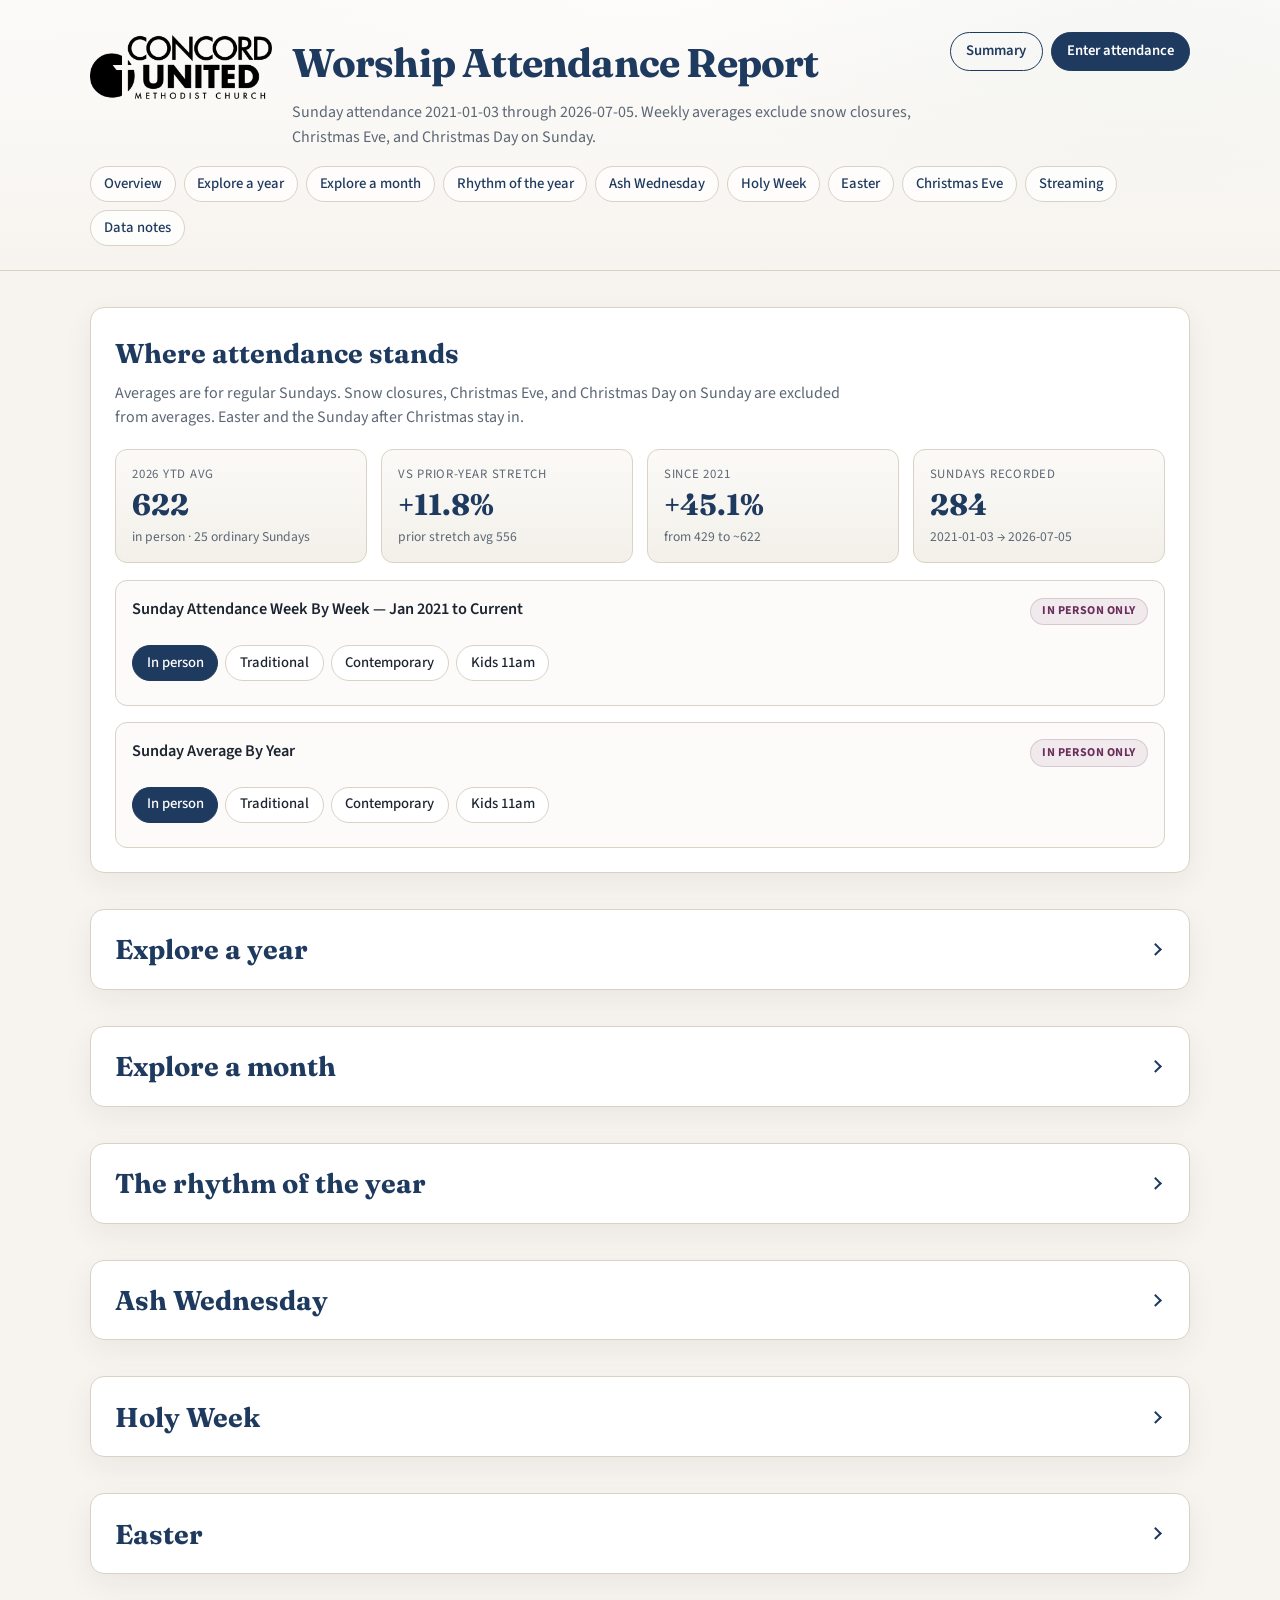
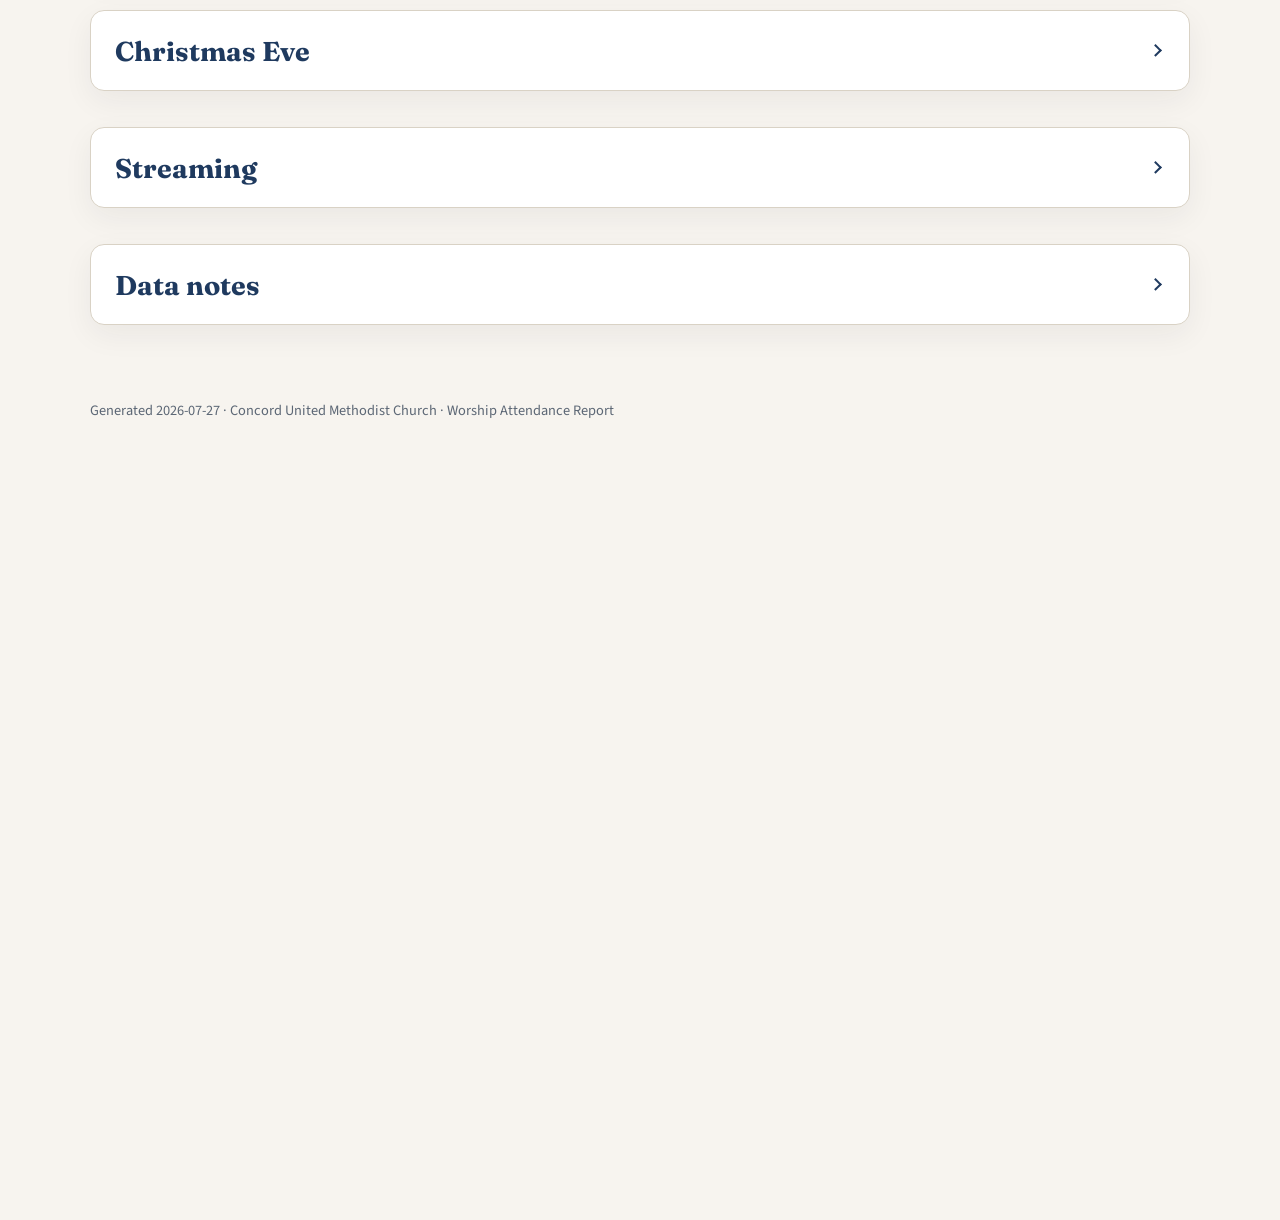
<file: attendance/public/index.html>
<!DOCTYPE html>
<html lang="en">
<head>
  <!-- deploy-marker 20260727-2133 -->
  <meta charset="UTF-8" />
  <meta name="viewport" content="width=device-width, initial-scale=1" />
  <title>Concord United — Worship Attendance Report</title>
  <link rel="preconnect" href="https://fonts.googleapis.com" />
  <link rel="preconnect" href="https://fonts.gstatic.com" crossorigin />
  <link href="https://fonts.googleapis.com/css2?family=Fraunces:opsz,wght@9..144,500;9..144,700&family=Source+Sans+3:wght@400;500;600;700&display=swap" rel="stylesheet" />
  <link rel="stylesheet" href="css/report.css?v=20" />
  <script src="js/chart.umd.min.js"></script>
</head>
<body>
  <header class="site-header">
    <div class="wrap">
      <div class="brand-row">
        <img class="brand-logo" src="img/logo-concord.png" alt="Concord United Methodist Church" />
        <div class="brand-copy">
          <h1>Worship Attendance Report</h1>
          <p class="lede" id="header-range">Sunday attendance from the church office records — ordinary weeks, seasonal rhythm, and holiday facts.</p>
        </div>
        <div class="header-actions">
          <a class="header-action ghost" href="summary.html">Summary</a>
          <a class="header-action" href="entry-mockup.html">Enter attendance</a>
        </div>
      </div>
      <nav class="toc" aria-label="Report sections">
        <a href="#overview">Overview</a>
        <a href="#explore-year">Explore a year</a>
        <a href="#explore-month">Explore a month</a>
        <a href="#rhythm">Rhythm of the year</a>
        <a href="#ash-wednesday">Ash Wednesday</a>
        <a href="#holy-week">Holy Week</a>
        <a href="#easter">Easter</a>
        <a href="#christmas">Christmas Eve</a>
        <a href="#streaming">Streaming</a>
        <a href="#notes">Data notes</a>
      </nav>
    </div>
  </header>

  <main class="wrap">
    <section id="overview" class="panel">
      <h2>Where attendance stands</h2>
      <p class="section-intro">
        Averages are for regular Sundays. Snow closures, Christmas Eve, and Christmas Day on Sunday are excluded from averages. Easter and the Sunday after Christmas stay in.
      </p>
      <div class="stat-grid" id="topline-stats"></div>

      <div class="chart-card">
        <div class="chart-head">
          <h3 id="weekly-chart-title">Sunday Attendance Week By Week</h3>
          <button type="button" class="scope-tag" id="overview-scope-tag" aria-pressed="false" title="Toggle online viewing on this chart">In person only</button>
        </div>
        <div class="toolbar" id="overview-toggles" role="group" aria-label="Series">
          <button type="button" class="chip active" data-series="in_person">In person</button>
          <button type="button" class="chip" data-series="traditional">Traditional</button>
          <button type="button" class="chip" data-series="contemporary">Contemporary</button>
          <button type="button" class="chip" data-series="kids">Kids 11am</button>
        </div>
        <canvas id="chart-weekly" height="120"></canvas>
      </div>

      <div class="chart-card">
        <div class="chart-head">
          <h3>Sunday Average By Year</h3>
          <button type="button" class="scope-tag" id="yearly-scope-tag" aria-pressed="false" title="Toggle online viewing on this chart">In person only</button>
        </div>
        <div class="toolbar" id="yearly-toggles" role="group" aria-label="Yearly series">
          <button type="button" class="chip active" data-yearly="in_person">In person</button>
          <button type="button" class="chip" data-yearly="traditional">Traditional</button>
          <button type="button" class="chip" data-yearly="contemporary">Contemporary</button>
          <button type="button" class="chip" data-yearly="kids">Kids 11am</button>
        </div>
        <canvas id="chart-yearly" height="100"></canvas>
      </div>
    </section>

    <section id="explore-year" class="panel">
      <h2>Explore a year</h2>
      <p class="section-intro">Pick a year to see its Sundays, averages, and service breakdown.</p>
      <div class="toolbar" id="year-tabs" role="tablist" aria-label="Year"></div>
      <div class="stat-grid compact" id="year-stats"></div>

      <div class="chart-card">
        <div class="chart-head">
          <h3 id="year-weekly-title">Sunday Attendance By Week</h3>
          <button type="button" class="scope-tag" id="year-scope-tag" aria-pressed="false" title="Toggle online viewing on this chart">In person only</button>
        </div>
        <div class="toolbar" id="year-series-toggles">
          <button type="button" class="chip active" data-yseries="in_person">In person</button>
          <button type="button" class="chip" data-yseries="traditional">Traditional</button>
          <button type="button" class="chip" data-yseries="contemporary">Contemporary</button>
          <button type="button" class="chip" data-yseries="kids">Kids 11am</button>
        </div>
        <canvas id="chart-year-weekly" height="120"></canvas>
      </div>

      <div class="chart-card">
        <div class="chart-head">
          <h3 id="year-hour-title">Sunday Annual Average By Service</h3>
        </div>
        <div class="toolbar" id="year-hour-tabs" role="tablist" aria-label="Year for breakdown"></div>
        <canvas id="chart-year-hours" height="100"></canvas>
      </div>
    </section>

    <section id="explore-month" class="panel">
      <h2>Explore a month</h2>
      <p class="section-intro">Choose a year, month, and service view.</p>
      <div class="month-controls">
        <label>
          Year
          <select id="month-year"></select>
        </label>
        <label>
          Month
          <select id="month-month"></select>
        </label>
        <label>
          Service
          <select id="month-service">
            <option value="in_person">In person</option>
            <option value="traditional">Traditional</option>
            <option value="contemporary">Contemporary</option>
            <option value="kids">Kids 11am</option>
          </select>
        </label>
      </div>
      <div class="stat-grid compact" id="month-stats"></div>
      <div class="chart-card">
        <div class="chart-head">
          <h3 id="month-weekly-title">Sunday Attendance By Week</h3>
          <button type="button" class="scope-tag" id="month-scope-tag" aria-pressed="false" title="Toggle online viewing on this chart">In person only</button>
        </div>
        <canvas id="chart-month-weekly" height="120"></canvas>
      </div>
      <div class="chart-card">
        <div class="chart-head">
          <h3 id="month-hour-title">Sunday Monthly Average By Service</h3>
        </div>
        <div class="month-controls compact-controls">
          <label>
            Year
            <select id="month-hour-year"></select>
          </label>
          <label>
            Month
            <select id="month-hour-month"></select>
          </label>
        </div>
        <canvas id="chart-month-hours" height="100"></canvas>
      </div>
    </section>

    <section id="rhythm" class="panel">
      <div class="section-head">
        <div>
          <h2>The rhythm of the year</h2>
          <p class="section-intro">
            In-person attendance often softens after school lets out in late May and climbs again when school resumes in early August.
            Click a year chip to show or hide that year.
          </p>
        </div>
      </div>
      <div class="rhythm-controls">
        <div class="toolbar" id="rhythm-year-toggles" aria-label="Show or hide years"></div>
        <label>
          By service
          <select id="rhythm-service">
            <option value="in_person">In person</option>
            <option value="traditional">Traditional</option>
            <option value="contemporary">Contemporary</option>
            <option value="kids">Kids 11am</option>
          </select>
        </label>
      </div>
      <div class="chart-card">
        <div class="chart-head">
          <h3 id="rhythm-title">Average Attendance By Month</h3>
          <button type="button" class="scope-tag" id="rhythm-scope-tag" aria-pressed="false" title="Toggle online viewing on this chart">In person only</button>
        </div>
        <canvas id="chart-rhythm" height="140"></canvas>
      </div>
    </section>

    <section id="ash-wednesday" class="panel">
      <h2>Ash Wednesday</h2>
      <p class="section-intro">
        Ash Wednesday in-person attendance by year — facts only, not included in Sunday averages.
        Coverage in the office sheet is limited so far.
      </p>
      <div class="chart-card">
        <div class="chart-head">
          <h3>Ash Wednesday Total By Year</h3>
          <span class="scope-tag">In person only</span>
        </div>
        <canvas id="chart-ash" height="110"></canvas>
      </div>
      <div class="chart-card">
        <h3>Ash Wednesday By Service</h3>
        <div class="toolbar" id="ash-year-tabs"></div>
        <canvas id="chart-ash-services" height="100"></canvas>
      </div>
    </section>

    <section id="holy-week" class="panel">
      <h2>Holy Week</h2>
      <p class="section-intro">
        Stations of the Cross, Maundy Thursday, and Good Friday — facts only, not included in Sunday averages.
        Years vary in which services were recorded.
      </p>
      <div class="chart-card">
        <div class="chart-head">
          <h3>Holy Week Total By Year</h3>
          <span class="scope-tag">In person only</span>
        </div>
        <canvas id="chart-holy-week" height="130"></canvas>
      </div>
    </section>

    <section id="easter" class="panel">
      <h2>Easter</h2>
      <p class="section-intro">Easter Sunday totals by year — Easter is included in weekly averages.</p>
      <div class="chart-card">
        <div class="chart-head">
          <h3>Easter Sunday Total By Year</h3>
          <button type="button" class="scope-tag" id="easter-scope-tag" aria-pressed="false" title="Toggle online viewing on this chart">In person only</button>
        </div>
        <canvas id="chart-easter" height="110"></canvas>
      </div>
      <div class="chart-card">
        <h3>Easter Sunday By Service</h3>
        <div class="toolbar" id="easter-year-tabs"></div>
        <canvas id="chart-easter-services" height="100"></canvas>
      </div>
    </section>

    <section id="christmas" class="panel">
      <h2>Christmas Eve</h2>
      <p class="section-intro">Christmas Eve in-person totals and service times by year — data only.</p>
      <div class="chart-card">
        <div class="chart-head">
          <h3>Christmas Eve Total By Year</h3>
          <button type="button" class="scope-tag" id="xmas-scope-tag" aria-pressed="false" title="Toggle online viewing on this chart">In person only</button>
        </div>
        <canvas id="chart-xmas-totals" height="110"></canvas>
      </div>
      <div class="chart-card">
        <h3>Christmas Eve By Service</h3>
        <div class="toolbar" id="xmas-year-tabs"></div>
        <canvas id="chart-xmas-services" height="120"></canvas>
      </div>
    </section>

    <section id="streaming" class="panel">
      <h2>Streaming</h2>
      <p class="section-intro">
        Online viewing is part of Concord’s reach and is shown here as secondary context.
        Figures come from the office’s recorded Boxcast, YouTube, and Facebook counts on the weekly sheet.
      </p>
      <div class="chart-card">
        <div class="chart-head">
          <h3>Average Online Viewing By Platform</h3>
          <span class="scope-tag">Online only</span>
        </div>
        <canvas id="chart-streaming" height="110"></canvas>
      </div>
    </section>

    <section id="notes" class="panel">
      <h2>Data notes</h2>
      <ul class="notes-list" id="notes-list"></ul>
      <p class="update-hint">
        To update this report: edit <code>data/weekly_attendance.csv</code>, run
        <code>python3 scripts/rebuild_report.py</code>, then refresh this page.
      </p>
    </section>
  </main>

  <footer class="site-footer">
    <div class="wrap">
      <p id="footer-meta"></p>
    </div>
  </footer>

  <script src="js/report.20260728h.js"></script>
</body>
</html>
</file>
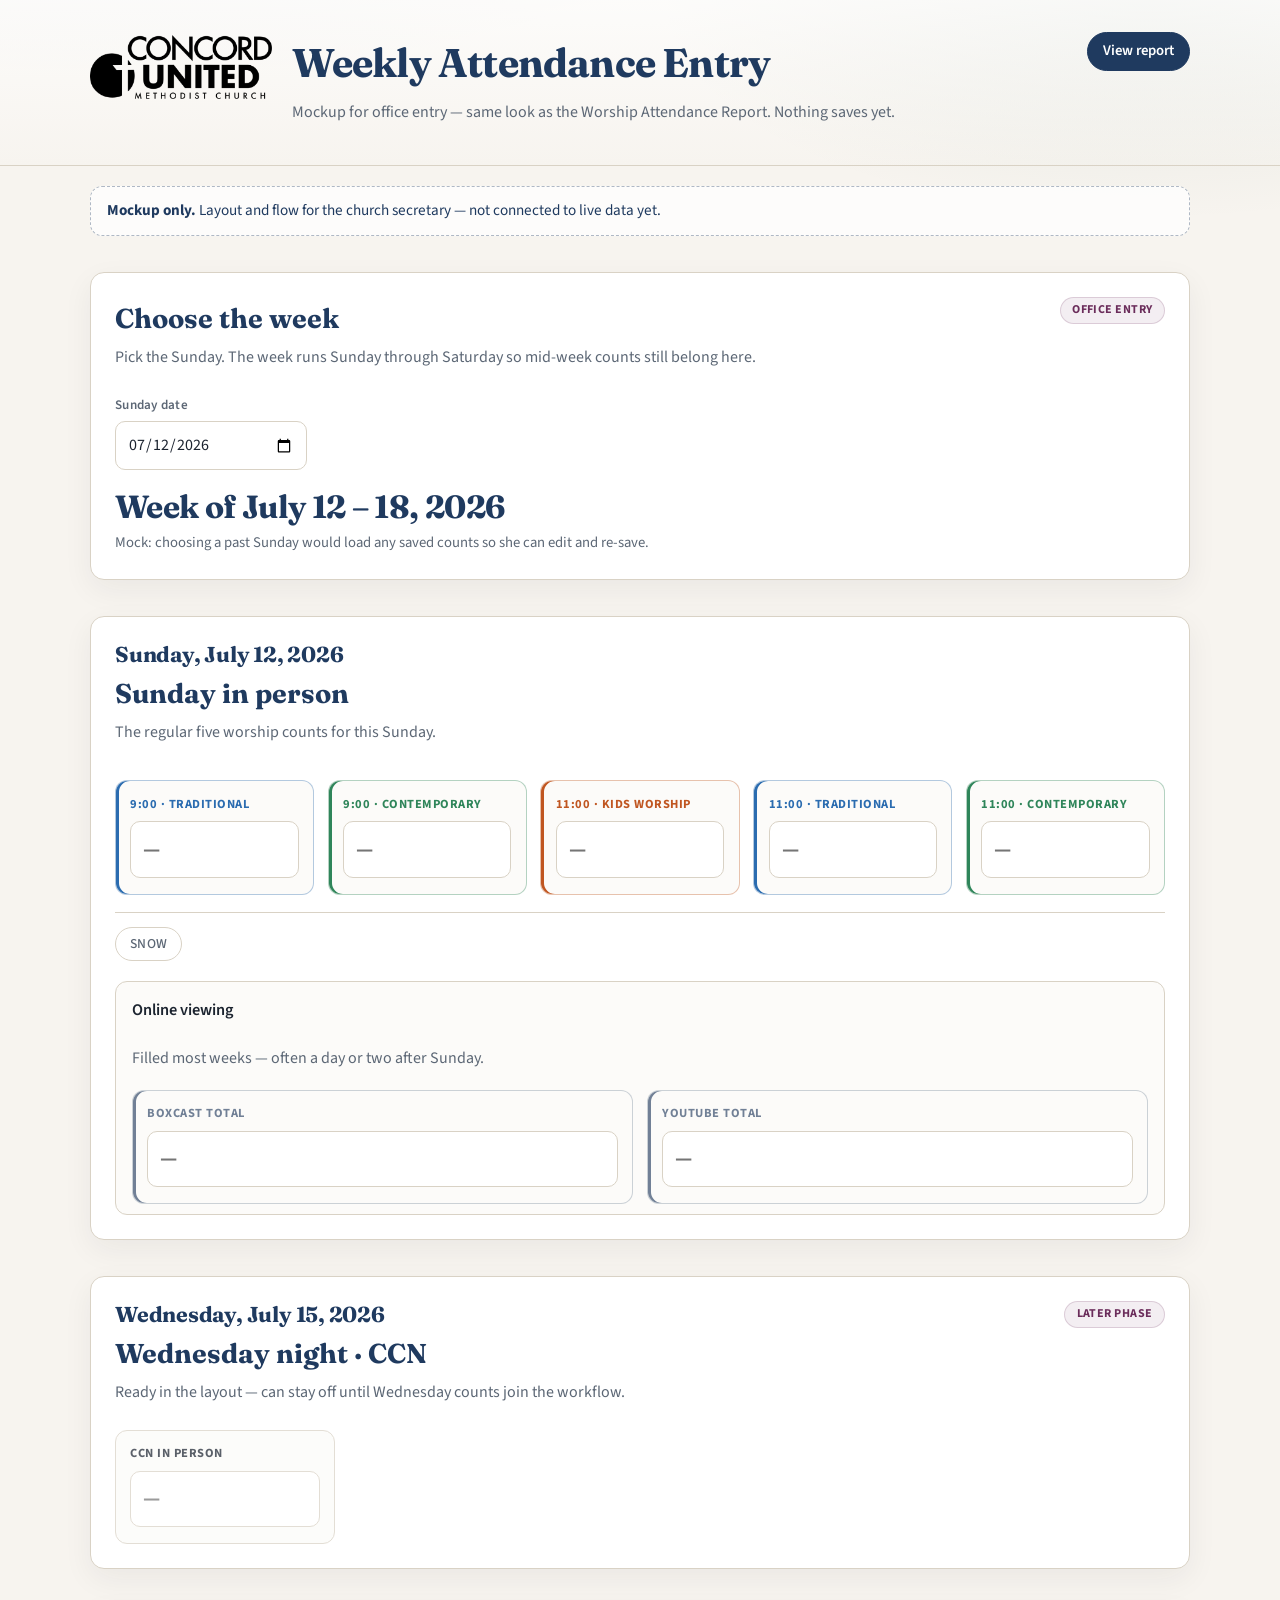
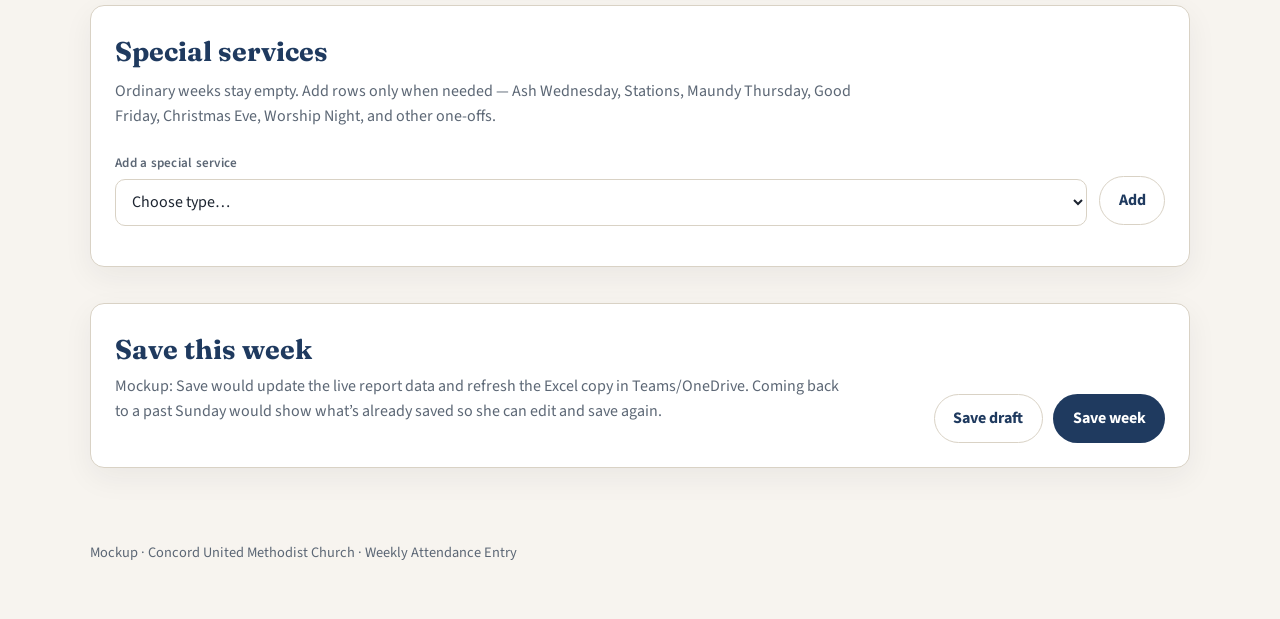
<file: attendance/public/entry-mockup.html>
<!DOCTYPE html>
<html lang="en">
<head>
  <meta charset="UTF-8" />
  <meta name="viewport" content="width=device-width, initial-scale=1" />
  <title>Concord United — Weekly Attendance Entry (Mockup)</title>
  <link rel="preconnect" href="https://fonts.googleapis.com" />
  <link rel="preconnect" href="https://fonts.gstatic.com" crossorigin />
  <link href="https://fonts.googleapis.com/css2?family=Fraunces:opsz,wght@9..144,500;9..144,700&family=Source+Sans+3:wght@400;500;600;700&display=swap" rel="stylesheet" />
  <link rel="stylesheet" href="css/report.css?v=18" />
  <link rel="stylesheet" href="css/entry.css?v=20260728c" />
</head>
<body>
  <header class="site-header">
    <div class="wrap">
      <div class="brand-row">
        <img class="brand-logo" src="img/logo-concord.png" alt="Concord United Methodist Church" />
        <div class="brand-copy">
          <h1>Weekly Attendance Entry</h1>
          <p class="lede">Mockup for office entry — same look as the Worship Attendance Report. Nothing saves yet.</p>
        </div>
        <a class="header-action" href="index.html">View report</a>
      </div>
    </div>
  </header>

  <main class="wrap">
    <div class="mock-banner">
      <strong>Mockup only.</strong> Layout and flow for the church secretary — not connected to live data yet.
    </div>

    <section class="panel" id="week">
      <div class="section-head">
        <div>
          <h2>Choose the week</h2>
          <p class="section-intro">Pick the Sunday. The week runs Sunday through Saturday so mid-week counts still belong here.</p>
        </div>
        <span class="scope-tag">Office entry</span>
      </div>

      <div class="entry-week-row">
        <label class="field">
          <span class="field-label">Sunday date</span>
          <input type="date" id="sunday-date" value="2026-07-12" />
        </label>
      </div>

      <p class="week-range" id="week-range">Week of July 12 – July 18, 2026</p>
      <p class="week-hint" id="week-hint">Mock: choosing a past Sunday would load any saved counts so she can edit and re-save.</p>
    </section>

    <section class="panel" id="sunday">
      <div class="section-head">
        <div>
          <p class="entry-date-line" id="sunday-in-person-date">Sunday, July 12, 2026</p>
          <h2>Sunday in person</h2>
          <p class="section-intro">The regular five worship counts for this Sunday.</p>
        </div>
      </div>

      <div class="service-grid" id="sunday-services">
        <div class="count-card trad" data-service="trad9">
          <span class="count-eyebrow">9:00 · Traditional</span>
          <input type="text" inputmode="numeric" placeholder="—" class="count-input" autocomplete="off" />
        </div>
        <div class="count-card cont" data-service="cont9">
          <span class="count-eyebrow">9:00 · Contemporary</span>
          <input type="text" inputmode="numeric" placeholder="—" class="count-input" autocomplete="off" />
        </div>
        <div class="count-card kids" data-service="kids">
          <span class="count-eyebrow">11:00 · Kids Worship</span>
          <input type="text" inputmode="numeric" placeholder="—" class="count-input" autocomplete="off" />
        </div>
        <div class="count-card trad" data-service="trad11">
          <span class="count-eyebrow">11:00 · Traditional</span>
          <input type="text" inputmode="numeric" placeholder="—" class="count-input" autocomplete="off" />
        </div>
        <div class="count-card cont" data-service="cont11">
          <span class="count-eyebrow">11:00 · Contemporary</span>
          <input type="text" inputmode="numeric" placeholder="—" class="count-input" autocomplete="off" />
        </div>
      </div>

      <div class="snow-footer">
        <button type="button" class="chip snow-chip" id="snow-toggle" aria-expanded="false" aria-controls="snow-panel">
          Snow
        </button>
        <div class="snow-panel" id="snow-panel" hidden>
          <label class="field check-field snow-full">
            <input type="checkbox" id="snow-closed" />
            <span>Full snow closure — all Sunday services cancelled</span>
          </label>
          <p class="snow-advice">
            Or type <strong>SNOW</strong> in any cancelled service box (e.g. 9am closed, 11am still met).
            Saved as cancelled — not counted as zero.
          </p>
        </div>
      </div>

      <div class="chart-card entry-subcard">
        <div class="chart-head">
          <h3>Online viewing</h3>
        </div>
        <p class="section-intro" style="margin-top:0">Filled most weeks — often a day or two after Sunday.</p>
        <div class="online-grid" id="online-fields">
          <label class="count-card online">
            <span class="count-eyebrow">Boxcast total</span>
            <input type="number" min="0" inputmode="numeric" placeholder="—" />
          </label>
          <label class="count-card online">
            <span class="count-eyebrow">YouTube total</span>
            <input type="number" min="0" inputmode="numeric" placeholder="—" />
          </label>
        </div>
      </div>
    </section>

    <section class="panel" id="wednesday">
      <div class="section-head">
        <div>
          <p class="entry-date-line" id="ccn-date">Wednesday, July 15, 2026</p>
          <h2>Wednesday night · CCN</h2>
          <p class="section-intro">Ready in the layout — can stay off until Wednesday counts join the workflow.</p>
        </div>
        <span class="scope-tag">Later phase</span>
      </div>
      <label class="count-card muted-card">
        <span class="count-eyebrow">CCN in person</span>
        <input type="number" min="0" inputmode="numeric" placeholder="—" disabled />
      </label>
    </section>

    <section class="panel" id="specials">
      <div class="section-head">
        <div>
          <h2>Special services</h2>
          <p class="section-intro">
            Ordinary weeks stay empty. Add rows only when needed — Ash Wednesday, Stations, Maundy Thursday, Good Friday, Christmas Eve, Worship Night, and other one-offs.
          </p>
        </div>
      </div>

      <div class="special-add-row">
        <label class="field special-add-field">
          <span class="field-label">Add a special service</span>
          <select id="special-add-type">
            <option value="">Choose type…</option>
            <option>Ash Wednesday</option>
            <option>Stations of the Cross</option>
            <option>Maundy Thursday</option>
            <option>Good Friday</option>
            <option>Christmas Eve</option>
            <option>Worship Night</option>
            <option>Other</option>
          </select>
        </label>
        <button type="button" class="btn-secondary" id="add-special">Add</button>
      </div>

      <div id="special-list" class="special-list" hidden></div>

      <template id="special-row-template">
        <div class="special-row chart-card">
          <div class="special-row-head">
            <h3 class="special-title">Special service</h3>
            <button type="button" class="text-btn remove-special">Remove</button>
          </div>
          <div class="special-grid">
            <label class="field">
              <span class="field-label">Date</span>
              <input type="date" class="special-date" />
            </label>
            <label class="field">
              <span class="field-label">Type</span>
              <select class="special-type">
                <option>Ash Wednesday</option>
                <option>Stations of the Cross</option>
                <option>Maundy Thursday</option>
                <option>Good Friday</option>
                <option>Christmas Eve</option>
                <option>Worship Night</option>
                <option>Other</option>
              </select>
            </label>
            <label class="field">
              <span class="field-label">Service label / time</span>
              <input type="text" placeholder="e.g. Noon, 6:30, 4PM – T" />
            </label>
            <label class="field">
              <span class="field-label">In person</span>
              <input type="number" min="0" inputmode="numeric" placeholder="—" />
            </label>
          </div>
        </div>
      </template>
    </section>

    <section class="panel save-panel">
      <div class="save-row">
        <div>
          <h2>Save this week</h2>
          <p class="section-intro">
            Mockup: Save would update the live report data and refresh the Excel copy in Teams/OneDrive.
            Coming back to a past Sunday would show what’s already saved so she can edit and save again.
          </p>
        </div>
        <div class="save-actions">
          <button type="button" class="btn-secondary" id="save-draft">Save draft</button>
          <button type="button" class="btn-primary" id="save-week">Save week</button>
        </div>
      </div>
      <p class="save-note" id="save-note" hidden>Saved (mock) — report would rebuild; Teams Excel would update.</p>
    </section>
  </main>

  <footer class="site-footer">
    <div class="wrap">
      <p>Mockup · Concord United Methodist Church · Weekly Attendance Entry</p>
    </div>
  </footer>

  <script src="js/entry-mockup.js?v=20260728c"></script>
</body>
</html>
</file>
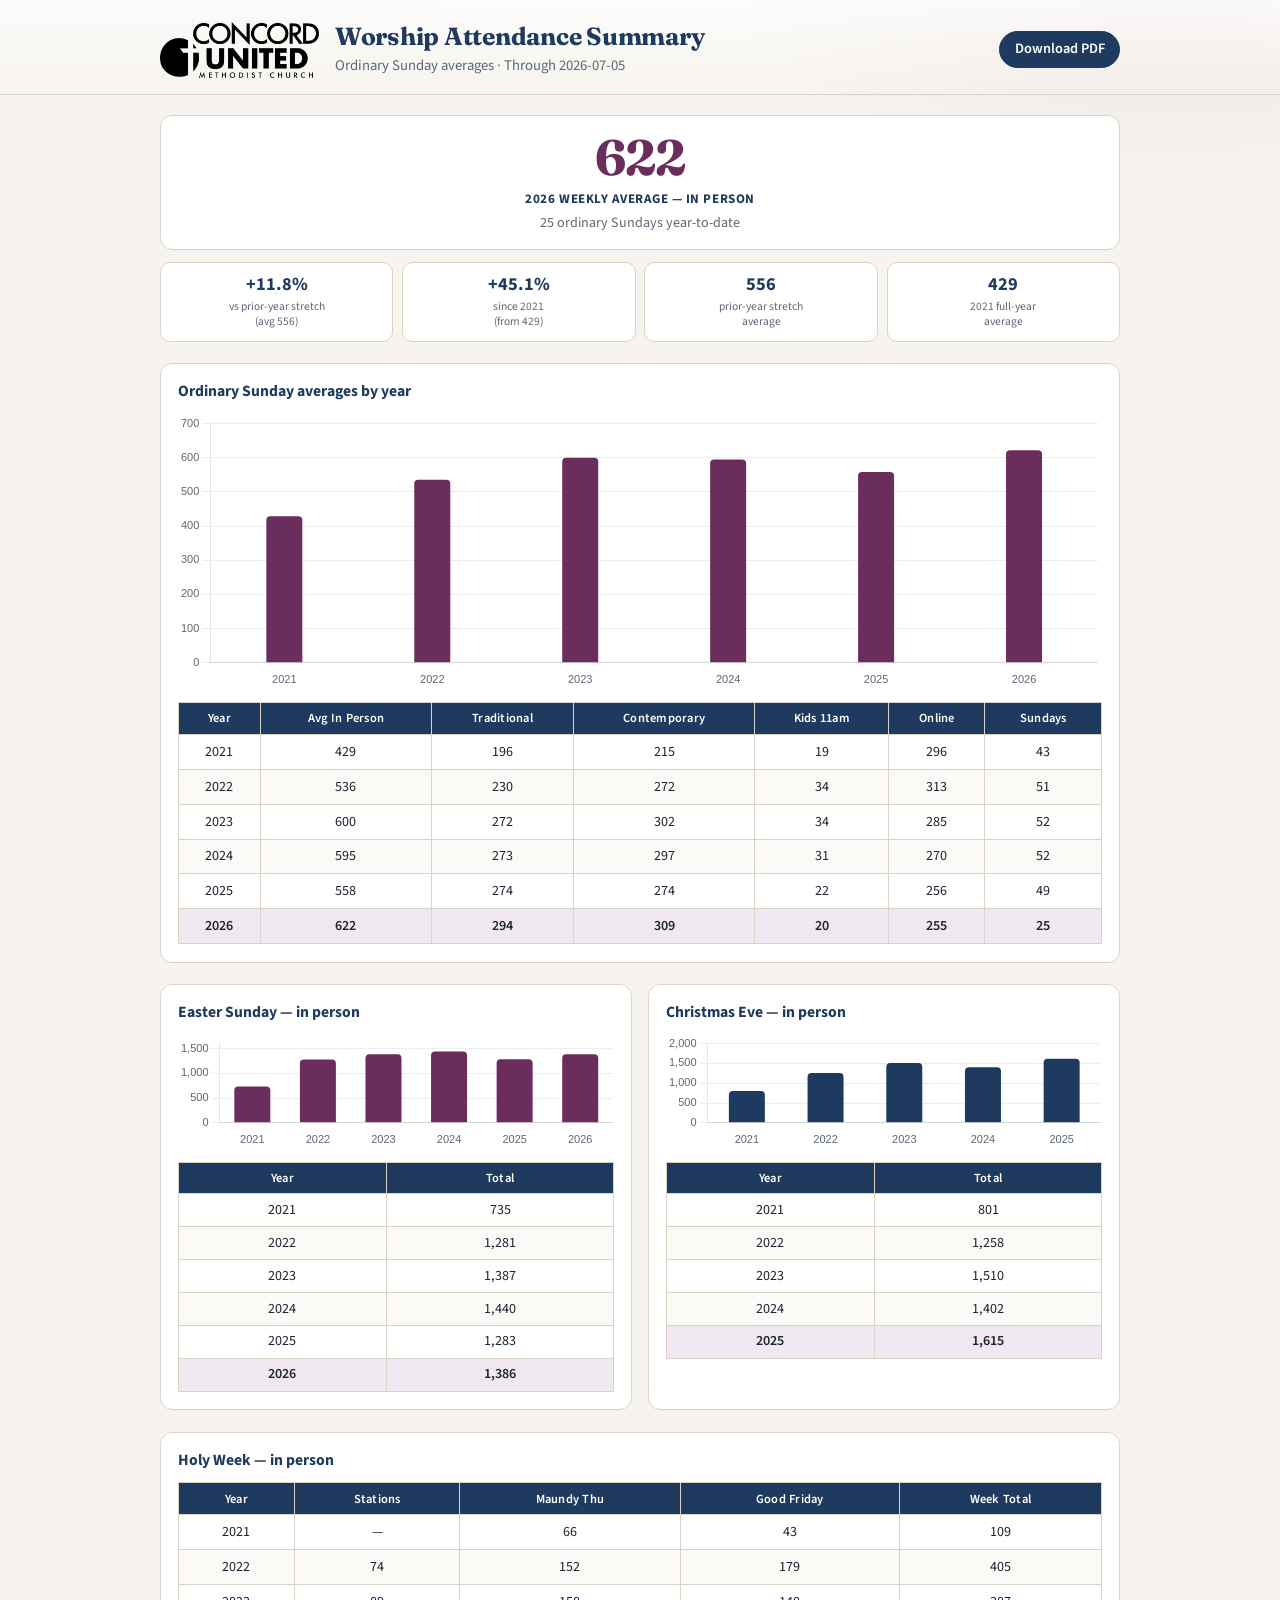
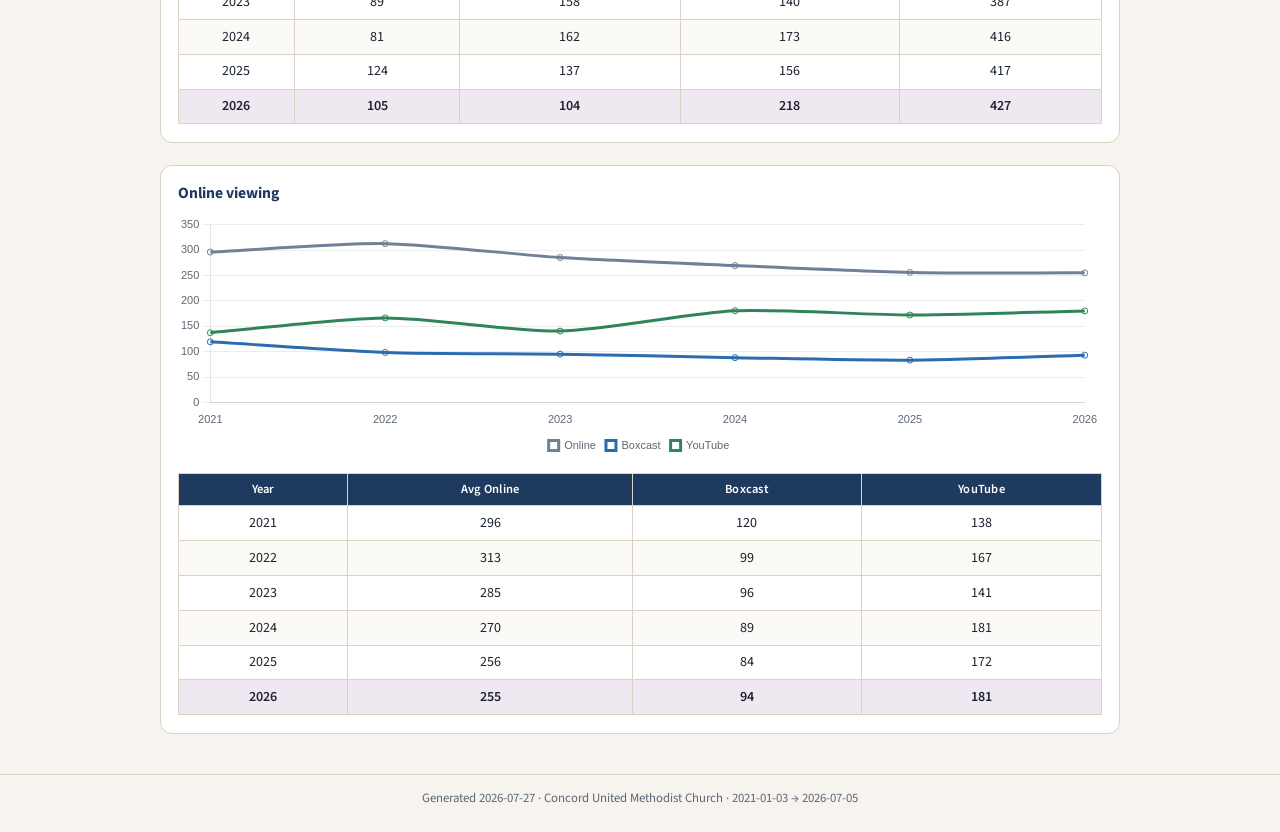
<file: attendance/public/summary.html>
<!DOCTYPE html>
<html lang="en">
<head>
  <meta charset="UTF-8" />
  <meta name="viewport" content="width=device-width, initial-scale=1" />
  <title>Worship Attendance Summary — Concord United</title>
  <link rel="preconnect" href="https://fonts.googleapis.com" />
  <link rel="preconnect" href="https://fonts.gstatic.com" crossorigin />
  <link href="https://fonts.googleapis.com/css2?family=Fraunces:opsz,wght@9..144,500;9..144,700&family=Source+Sans+3:wght@400;500;600;700&display=swap" rel="stylesheet" />
  <link rel="stylesheet" href="css/summary.css?v=1" />
  <script src="js/chart.umd.min.js"></script>
</head>
<body>
  <header class="site-header">
    <div class="wrap brand-row">
      <img class="brand-logo" src="img/logo-concord.png" alt="Concord United Methodist Church" />
      <div class="brand-copy">
        <h1>Worship Attendance Summary</h1>
        <p class="lede" id="header-range">Ordinary Sunday averages</p>
      </div>
      <a class="header-action" href="exports/district-attendance-summary.pdf">Download PDF</a>
    </div>
  </header>

  <main class="wrap">
    <section class="hero" aria-label="Weekly average">
      <div class="hero-main">
        <p class="hero-num" id="hero-avg">—</p>
        <p class="hero-label" id="hero-label">Weekly average — in person</p>
        <p class="hero-sub" id="hero-sub"></p>
      </div>
      <div class="hero-stats" id="hero-stats"></div>
    </section>

    <section class="block">
      <h2>Ordinary Sunday averages by year</h2>
      <div class="chart-frame">
        <canvas id="chart-yearly" height="90"></canvas>
      </div>
      <div class="table-scroll">
        <table class="data-table" id="yearly-table">
          <thead>
            <tr>
              <th>Year</th>
              <th>Avg In Person</th>
              <th>Traditional</th>
              <th>Contemporary</th>
              <th>Kids 11am</th>
              <th>Online</th>
              <th>Sundays</th>
            </tr>
          </thead>
          <tbody></tbody>
        </table>
      </div>
    </section>

    <section class="block twin">
      <div>
        <h2>Easter Sunday — in person</h2>
        <div class="chart-frame chart-sm">
          <canvas id="chart-easter" height="80"></canvas>
        </div>
        <div class="table-scroll">
          <table class="data-table compact" id="easter-table">
            <thead><tr><th>Year</th><th>Total</th></tr></thead>
            <tbody></tbody>
          </table>
        </div>
      </div>
      <div>
        <h2>Christmas Eve — in person</h2>
        <div class="chart-frame chart-sm">
          <canvas id="chart-xmas" height="80"></canvas>
        </div>
        <div class="table-scroll">
          <table class="data-table compact" id="xmas-table">
            <thead><tr><th>Year</th><th>Total</th></tr></thead>
            <tbody></tbody>
          </table>
        </div>
      </div>
    </section>

    <section class="block">
      <h2>Holy Week — in person</h2>
      <div class="table-scroll">
        <table class="data-table" id="holy-table">
          <thead>
            <tr>
              <th>Year</th>
              <th>Stations</th>
              <th>Maundy Thu</th>
              <th>Good Friday</th>
              <th>Week Total</th>
            </tr>
          </thead>
          <tbody></tbody>
        </table>
      </div>
    </section>

    <section class="block">
      <h2>Online viewing</h2>
      <div class="chart-frame chart-sm">
        <canvas id="chart-online" height="80"></canvas>
      </div>
      <div class="table-scroll">
        <table class="data-table" id="online-table">
          <thead>
            <tr>
              <th>Year</th>
              <th>Avg Online</th>
              <th>Boxcast</th>
              <th>YouTube</th>
            </tr>
          </thead>
          <tbody></tbody>
        </table>
      </div>
    </section>
  </main>

  <footer class="site-footer">
    <div class="wrap" id="footer-meta"></div>
  </footer>

  <script src="js/summary.js?v=1"></script>
</body>
</html>
</file>
<file: attendance/public/css/report.css>
:root {
  --ink: #1c2430;
  --muted: #5c6775;
  --paper: #f7f4ef;
  --panel: #ffffff;
  --line: #d9d2c5;
  --in-person: #6b2d5b;
  --traditional: #2b6cb0;
  --contemporary: #2f855a;
  --kids: #c05621;
  --online: #718096;
  --navy: #1f3a5f;
  --navy-soft: #2f5282;
  --shadow: 0 10px 30px rgba(28, 36, 48, 0.06);
  --radius: 14px;
  --font: "Source Sans 3", "Segoe UI", sans-serif;
  --display: "Fraunces", Georgia, serif;
}

* { box-sizing: border-box; }

html { scroll-behavior: smooth; }

body {
  margin: 0;
  font-family: var(--font);
  color: var(--ink);
  background:
    radial-gradient(1200px 500px at 10% -10%, rgba(47, 82, 130, 0.12), transparent 60%),
    radial-gradient(900px 400px at 90% 0%, rgba(61, 107, 90, 0.10), transparent 55%),
    var(--paper);
  line-height: 1.55;
}

.wrap {
  width: min(1100px, calc(100% - 2rem));
  margin: 0 auto;
}

.site-header {
  padding: 2rem 0 1.5rem;
  border-bottom: 1px solid var(--line);
  background: linear-gradient(180deg, rgba(255,255,255,0.72), rgba(247,244,239,0.2));
}

.brand-row {
  display: flex;
  align-items: flex-start;
  gap: 1.25rem;
  margin-bottom: 1rem;
}

.brand-copy {
  flex: 1;
  min-width: 0;
}

.header-actions {
  margin-left: auto;
  flex-shrink: 0;
  display: flex;
  align-items: center;
  gap: 0.5rem;
}

.header-action {
  text-decoration: none;
  color: #fff;
  background: var(--navy);
  border: 1px solid var(--navy);
  border-radius: 999px;
  padding: 0.45rem 0.95rem;
  font-size: 0.92rem;
  font-weight: 600;
  white-space: nowrap;
}

.header-action:hover {
  background: var(--navy-soft);
  border-color: var(--navy-soft);
}

.header-action.ghost {
  color: var(--navy);
  background: transparent;
  border-color: var(--navy);
}

.header-action.ghost:hover {
  color: #fff;
  background: var(--navy);
  border-color: var(--navy);
}

@media (max-width: 640px) {
  .brand-row {
    flex-wrap: wrap;
  }

  .header-actions {
    margin-left: 0;
    width: 100%;
  }

  .header-action {
    flex: 1;
    text-align: center;
  }
}

.brand-logo {
  height: clamp(48px, 7vw, 64px);
  width: auto;
  display: block;
  flex-shrink: 0;
  background: transparent;
  padding: 0;
  border-radius: 0;
  /* Optical align with Fraunces H1 cap height */
  margin-top: 0.2rem;
}

.site-header h1 {
  margin: 0;
  font-family: var(--display);
  font-weight: 700;
  font-size: clamp(1.7rem, 3.5vw, 2.5rem);
  letter-spacing: -0.02em;
  color: var(--navy);
}

.lede {
  max-width: 42rem;
  color: var(--muted);
  margin: 0.4rem 0 0;
}

.toc {
  display: flex;
  flex-wrap: wrap;
  gap: 0.5rem;
}

.toc a {
  text-decoration: none;
  color: var(--navy);
  background: rgba(255,255,255,0.8);
  border: 1px solid var(--line);
  border-radius: 999px;
  padding: 0.35rem 0.8rem;
  font-size: 0.92rem;
  font-weight: 500;
}

.toc a:hover { border-color: var(--navy-soft); }

.panel {
  margin: 2.25rem 0;
  padding: 1.5rem;
  background: var(--panel);
  border: 1px solid var(--line);
  border-radius: var(--radius);
  box-shadow: var(--shadow);
}

.panel h2 {
  margin: 0 0 0.4rem;
  font-family: var(--display);
  font-size: 1.7rem;
  color: var(--navy);
}

.panel.collapsible {
  padding-top: 1rem;
  padding-bottom: 1rem;
}

.panel-toggle {
  display: flex;
  align-items: center;
  justify-content: space-between;
  gap: 1rem;
  width: 100%;
  margin: 0;
  padding: 0.15rem 0;
  border: 0;
  background: transparent;
  cursor: pointer;
  text-align: left;
  font: inherit;
  color: inherit;
}

.panel-toggle:focus-visible {
  outline: 2px solid rgba(31, 58, 95, 0.35);
  outline-offset: 4px;
  border-radius: 6px;
}

.panel-toggle h2 {
  margin: 0;
}

.panel-chevron {
  width: 0.55rem;
  height: 0.55rem;
  border-right: 2px solid var(--navy);
  border-bottom: 2px solid var(--navy);
  transform: rotate(45deg);
  transition: transform 0.18s ease;
  flex-shrink: 0;
  margin-right: 0.35rem;
}

.panel.collapsible.is-collapsed .panel-chevron {
  transform: rotate(-45deg);
}

.panel.collapsible.is-collapsed {
  padding-bottom: 1rem;
}

.panel.collapsible.is-collapsed .panel-body {
  display: none;
}

.panel-body {
  padding-top: 0.55rem;
}

.panel-body > .section-intro:first-child {
  margin-top: 0;
}

.section-head {
  display: flex;
  align-items: flex-start;
  justify-content: space-between;
  gap: 1rem;
  margin-bottom: 0.35rem;
}

.online-toggle {
  display: inline-flex;
  align-items: center;
  gap: 0.45rem;
  flex-shrink: 0;
  margin-top: 0.35rem;
  padding: 0.4rem 0.75rem;
  border: 1px solid var(--line);
  border-radius: 999px;
  background: #fff;
  font-size: 0.9rem;
  font-weight: 600;
  color: var(--online);
  cursor: pointer;
  user-select: none;
}

.online-toggle input {
  accent-color: var(--online);
  width: 1rem;
  height: 1rem;
}

.online-toggle:has(input:checked) {
  border-color: var(--online);
  background: #edf2f7;
  color: var(--ink);
}

.chart-head {
  display: flex;
  align-items: baseline;
  justify-content: space-between;
  gap: 0.75rem;
  flex-wrap: wrap;
  margin-bottom: 0.65rem;
}

.chart-head h3 {
  margin: 0;
}

.scope-tag {
  appearance: none;
  font: inherit;
  font-size: 0.75rem;
  font-weight: 700;
  letter-spacing: 0.04em;
  text-transform: uppercase;
  color: var(--in-person);
  background: rgba(107, 45, 91, 0.08);
  border: 1px solid rgba(107, 45, 91, 0.18);
  border-radius: 999px;
  padding: 0.35rem 0.7rem;
  cursor: pointer;
  line-height: 1.2;
}

.scope-tag:hover {
  border-color: var(--in-person);
}

.scope-tag.with-online {
  color: var(--online);
  background: rgba(113, 128, 150, 0.12);
  border-color: rgba(113, 128, 150, 0.35);
}

.scope-tag:not(button) {
  cursor: default;
}

.rhythm-controls {
  display: flex;
  flex-wrap: wrap;
  align-items: flex-end;
  justify-content: space-between;
  gap: 0.85rem;
  margin-bottom: 0.85rem;
}

.rhythm-controls label,
.month-controls label {
  display: flex;
  flex-direction: column;
  gap: 0.3rem;
  font-size: 0.85rem;
  font-weight: 600;
  color: var(--muted);
}

.rhythm-controls select,
.month-controls select {
  font: inherit;
  color: var(--ink);
  border: 1px solid var(--line);
  border-radius: 8px;
  padding: 0.45rem 0.7rem;
  min-width: 10rem;
  background: #fff;
}

.compact-controls {
  margin-bottom: 0.85rem;
}

.chip.year-off {
  opacity: 0.4;
  text-decoration: line-through;
}

.hint-inline {
  font-size: 0.82rem;
  color: var(--muted);
  margin: 0 0 0.5rem;
}

.section-intro {
  margin: 0 0 1.2rem;
  color: var(--muted);
  max-width: 46rem;
}

.stat-grid {
  display: grid;
  grid-template-columns: repeat(4, 1fr);
  gap: 0.85rem;
  margin-bottom: 1.1rem;
}

.stat-grid.compact {
  grid-template-columns: repeat(4, 1fr);
}

.stat {
  background: linear-gradient(180deg, #fbfaf7, #f3f0ea);
  border: 1px solid var(--line);
  border-radius: 12px;
  padding: 0.9rem 1rem;
}

.stat .label {
  display: block;
  font-size: 0.8rem;
  text-transform: uppercase;
  letter-spacing: 0.06em;
  color: var(--muted);
  margin-bottom: 0.25rem;
}

.stat .value {
  font-family: var(--display);
  font-size: 1.85rem;
  font-weight: 700;
  color: var(--navy);
  line-height: 1.1;
}

.stat .sub {
  display: block;
  margin-top: 0.25rem;
  font-size: 0.85rem;
  color: var(--muted);
}

.toolbar {
  display: flex;
  flex-wrap: wrap;
  gap: 0.45rem;
  margin: 0 0 0.9rem;
}

.chip {
  appearance: none;
  border: 1px solid var(--line);
  background: #fff;
  color: var(--ink);
  border-radius: 999px;
  padding: 0.35rem 0.85rem;
  font: inherit;
  font-size: 0.92rem;
  font-weight: 500;
  cursor: pointer;
}

.chip:hover { border-color: var(--navy-soft); }
.chip.active {
  background: var(--navy);
  border-color: var(--navy);
  color: #fff;
}
.chip.dim {
  opacity: 0.45;
}

.chart-card {
  margin-top: 1rem;
  padding: 1rem 1rem 0.6rem;
  border: 1px solid var(--line);
  border-radius: 12px;
  background: #fcfbf9;
}

.chart-card h3 {
  margin: 0 0 0.75rem;
  font-size: 1.02rem;
  font-weight: 600;
  color: var(--ink);
}

.chart-note {
  margin: 0.15rem 0 0.75rem;
  font-size: 0.88rem;
  color: var(--muted);
  line-height: 1.45;
}

.month-controls {
  display: flex;
  gap: 1rem;
  flex-wrap: wrap;
  margin-bottom: 1rem;
}

.month-controls label {
  display: flex;
  flex-direction: column;
  gap: 0.3rem;
  font-size: 0.85rem;
  font-weight: 600;
  color: var(--muted);
}

.month-controls select {
  font: inherit;
  color: var(--ink);
  border: 1px solid var(--line);
  border-radius: 8px;
  padding: 0.45rem 0.7rem;
  min-width: 10rem;
  background: #fff;
}

.notes-list {
  margin: 0;
  padding-left: 1.15rem;
  color: var(--muted);
}

.notes-list li { margin-bottom: 0.45rem; }

.update-hint {
  margin: 1.2rem 0 0;
  padding: 0.85rem 1rem;
  background: #eef3f8;
  border-radius: 10px;
  color: var(--navy);
  font-size: 0.95rem;
}

.update-hint code {
  font-size: 0.88em;
  background: rgba(255,255,255,0.7);
  padding: 0.1rem 0.35rem;
  border-radius: 4px;
}

.site-footer {
  padding: 1.5rem 0 2.5rem;
  color: var(--muted);
  font-size: 0.9rem;
}

@media (max-width: 860px) {
  .stat-grid,
  .stat-grid.compact {
    grid-template-columns: repeat(2, 1fr);
  }
}

@media (max-width: 520px) {
  .stat-grid,
  .stat-grid.compact {
    grid-template-columns: 1fr;
  }
  .panel { padding: 1.1rem; }
}
</file>
<file: attendance/public/css/entry.css>
/* Weekly entry mockup — extends report.css */

.mock-banner {
  margin: 1.25rem 0 0;
  padding: 0.75rem 1rem;
  border: 1px dashed rgba(31, 58, 95, 0.35);
  border-radius: 12px;
  background: rgba(255, 255, 255, 0.75);
  color: var(--navy);
  font-size: 0.95rem;
}

.entry-week-row {
  display: flex;
  flex-wrap: wrap;
  gap: 1.25rem;
  align-items: end;
}

.week-range {
  margin: 1.1rem 0 0.35rem;
  font-family: var(--display);
  font-size: clamp(1.45rem, 3vw, 2rem);
  font-weight: 700;
  color: var(--navy);
  letter-spacing: -0.02em;
  line-height: 1.2;
}

.week-hint {
  margin: 0;
  color: var(--muted);
  font-size: 0.92rem;
}

.snow-full {
  margin: 0;
  padding-bottom: 0;
}

.snow-footer {
  margin-top: 1.1rem;
  padding-top: 0.85rem;
  border-top: 1px solid var(--line);
}

.snow-chip {
  font-size: 0.85rem;
  letter-spacing: 0.04em;
  text-transform: uppercase;
  color: var(--muted);
}

.snow-chip.is-open,
.snow-chip.has-snow {
  border-color: rgba(138, 106, 47, 0.45);
  color: #8a6a2f;
  background: #f7f1e6;
}

.snow-chip.has-snow {
  font-weight: 700;
}

.snow-panel {
  margin-top: 0.75rem;
}

.snow-advice {
  margin: 0.35rem 0 0;
  color: var(--muted);
  font-size: 0.85rem;
  max-width: 42rem;
  font-weight: 400;
}

.snow-footer .check-field {
  font-weight: 500;
  color: var(--muted);
  padding-bottom: 0;
}

.count-card.is-snow {
  background: #f3eee4;
  border-color: rgba(138, 106, 47, 0.35);
}

.count-card.is-snow .count-input {
  background: #efe8da;
  color: #8a6a2f;
  font-weight: 700;
  text-transform: uppercase;
}

.special-add-row {
  display: flex;
  flex-wrap: wrap;
  align-items: end;
  gap: 0.75rem;
  margin-top: 0.35rem;
}

.special-add-field {
  min-width: min(20rem, 100%);
  flex: 1;
}

.special-add-row .btn-secondary {
  margin-bottom: 0.05rem;
}

.entry-date-line {
  margin: 0 0 0.25rem;
  font-family: var(--display);
  font-size: clamp(1.05rem, 2vw, 1.35rem);
  font-weight: 700;
  color: var(--navy);
  letter-spacing: -0.01em;
  line-height: 1.25;
}

.sunday-aside-date {
  margin: 0;
  font-family: var(--display);
  font-size: clamp(1.05rem, 2vw, 1.35rem);
  font-weight: 700;
  color: var(--navy);
  letter-spacing: -0.01em;
  text-align: right;
  line-height: 1.25;
  max-width: 14rem;
}


.field {
  display: flex;
  flex-direction: column;
  gap: 0.35rem;
  min-width: 12rem;
}

.field-label {
  font-size: 0.82rem;
  font-weight: 600;
  color: var(--muted);
  letter-spacing: 0.02em;
}

.field input,
.field select,
.count-card input {
  font: inherit;
  color: var(--ink);
  border: 1px solid var(--line);
  border-radius: 10px;
  padding: 0.65rem 0.75rem;
  background: #fff;
}

.field input:focus,
.field select:focus,
.count-card input:focus {
  outline: 2px solid rgba(31, 58, 95, 0.25);
  border-color: var(--navy-soft);
}

.check-field {
  flex-direction: row;
  align-items: center;
  gap: 0.55rem;
  min-width: auto;
  padding-bottom: 0.55rem;
  font-weight: 600;
  color: var(--ink);
}

.service-grid,
.online-grid {
  display: grid;
  grid-template-columns: repeat(auto-fit, minmax(170px, 1fr));
  gap: 0.85rem;
  margin-top: 1rem;
}

.count-card {
  display: flex;
  flex-direction: column;
  gap: 0.45rem;
  padding: 0.85rem 0.9rem 1rem;
  border-radius: 12px;
  border: 1px solid var(--line);
  background: #fcfbf9;
}

.count-card input {
  font-size: 1.35rem;
  font-weight: 700;
  letter-spacing: -0.02em;
}

.count-eyebrow {
  font-size: 0.78rem;
  font-weight: 700;
  letter-spacing: 0.04em;
  text-transform: uppercase;
}

.count-card.trad {
  border-color: rgba(43, 108, 176, 0.35);
  box-shadow: inset 3px 0 0 var(--traditional);
}
.count-card.trad .count-eyebrow { color: var(--traditional); }

.count-card.cont {
  border-color: rgba(47, 133, 90, 0.35);
  box-shadow: inset 3px 0 0 var(--contemporary);
}
.count-card.cont .count-eyebrow { color: var(--contemporary); }

.count-card.kids {
  border-color: rgba(192, 86, 33, 0.35);
  box-shadow: inset 3px 0 0 var(--kids);
}
.count-card.kids .count-eyebrow { color: var(--kids); }

.count-card.online {
  border-color: rgba(113, 128, 150, 0.35);
  box-shadow: inset 3px 0 0 var(--online);
}
.count-card.online .count-eyebrow { color: var(--online); }

.count-card.muted-card {
  max-width: 220px;
  opacity: 0.72;
}

.entry-subcard {
  margin-top: 1.25rem;
}

.optional-tag {
  display: inline-block;
  margin-left: 0.4rem;
  font-size: 0.78rem;
  font-weight: 600;
  color: var(--muted);
  text-transform: none;
  letter-spacing: 0;
}

.special-list {
  display: grid;
  gap: 0.85rem;
  margin-top: 1rem;
}

.special-row-head {
  display: flex;
  justify-content: space-between;
  align-items: center;
  gap: 1rem;
  margin-bottom: 0.75rem;
}

.special-row-head h3 {
  margin: 0;
  font-size: 1rem;
}

.special-grid {
  display: grid;
  grid-template-columns: repeat(auto-fit, minmax(160px, 1fr));
  gap: 0.75rem;
}

.text-btn {
  appearance: none;
  border: 0;
  background: transparent;
  color: var(--muted);
  font: inherit;
  font-weight: 600;
  cursor: pointer;
  text-decoration: underline;
  text-underline-offset: 2px;
}

.text-btn:hover { color: var(--ink); }

.save-panel h2 { margin-bottom: 0.25rem; }

.save-row {
  display: flex;
  flex-wrap: wrap;
  justify-content: space-between;
  gap: 1.25rem;
  align-items: end;
}

.save-actions {
  display: flex;
  flex-wrap: wrap;
  gap: 0.65rem;
}

.btn-primary,
.btn-secondary {
  appearance: none;
  font: inherit;
  font-weight: 700;
  border-radius: 999px;
  padding: 0.7rem 1.15rem;
  cursor: pointer;
  border: 1px solid transparent;
}

.btn-primary {
  background: var(--navy);
  color: #fff;
}

.btn-primary:hover { background: var(--navy-soft); }

.btn-secondary {
  background: #fff;
  color: var(--navy);
  border-color: var(--line);
}

.btn-secondary:hover { border-color: var(--navy-soft); }

.save-note {
  margin: 1rem 0 0;
  padding: 0.75rem 0.9rem;
  border-radius: 10px;
  background: rgba(47, 133, 90, 0.1);
  color: var(--contemporary);
  font-weight: 600;
}
</file>
<file: attendance/public/css/summary.css>
:root {
  --ink: #1c2430;
  --muted: #5c6775;
  --paper: #f7f4ef;
  --panel: #ffffff;
  --line: #d9d2c5;
  --in-person: #6b2d5b;
  --navy: #1f3a5f;
  --navy-soft: #2f5282;
  --font: "Source Sans 3", "Segoe UI", sans-serif;
  --display: "Fraunces", Georgia, serif;
}

* { box-sizing: border-box; }

body {
  margin: 0;
  font-family: var(--font);
  color: var(--ink);
  background:
    radial-gradient(1000px 420px at 8% -8%, rgba(47, 82, 130, 0.10), transparent 60%),
    radial-gradient(800px 360px at 92% 0%, rgba(107, 45, 91, 0.07), transparent 55%),
    var(--paper);
  line-height: 1.45;
}

.wrap {
  width: min(960px, calc(100% - 2rem));
  margin: 0 auto;
}

.site-header {
  padding: 1.35rem 0 1rem;
  border-bottom: 1px solid var(--line);
  background: linear-gradient(180deg, rgba(255,255,255,0.75), rgba(247,244,239,0.15));
}

.brand-row {
  display: flex;
  align-items: center;
  gap: 1rem;
}

.brand-logo {
  height: clamp(42px, 6vw, 56px);
  width: auto;
  display: block;
  flex-shrink: 0;
}

.brand-copy {
  flex: 1;
  min-width: 0;
}

.brand-copy h1 {
  margin: 0;
  font-family: var(--display);
  font-size: clamp(1.25rem, 2.4vw, 1.55rem);
  font-weight: 700;
  color: var(--navy);
  letter-spacing: -0.01em;
  line-height: 1.2;
}

.lede {
  margin: 0.2rem 0 0;
  color: var(--muted);
  font-size: 0.92rem;
}

.header-action {
  margin-left: auto;
  flex-shrink: 0;
  text-decoration: none;
  color: #fff;
  background: var(--navy);
  border: 1px solid var(--navy);
  border-radius: 999px;
  padding: 0.42rem 0.9rem;
  font-size: 0.9rem;
  font-weight: 600;
  white-space: nowrap;
}

.header-action:hover {
  background: var(--navy-soft);
  border-color: var(--navy-soft);
}

main.wrap {
  padding: 1.25rem 0 2.5rem;
  display: grid;
  gap: 1.35rem;
}

.hero {
  display: grid;
  gap: 0.75rem;
}

.hero-main {
  text-align: center;
  background: var(--panel);
  border: 1px solid var(--line);
  border-radius: 12px;
  padding: 1.1rem 1rem 0.95rem;
}

.hero-num {
  margin: 0;
  font-family: var(--display);
  font-size: clamp(2.4rem, 6vw, 3.1rem);
  font-weight: 700;
  color: var(--in-person);
  line-height: 1;
  letter-spacing: -0.02em;
}

.hero-label {
  margin: 0.45rem 0 0;
  font-size: 0.82rem;
  font-weight: 700;
  letter-spacing: 0.04em;
  text-transform: uppercase;
  color: var(--navy);
}

.hero-sub {
  margin: 0.25rem 0 0;
  font-size: 0.88rem;
  color: var(--muted);
}

.hero-stats {
  display: grid;
  grid-template-columns: repeat(4, 1fr);
  gap: 0.55rem;
}

.stat {
  background: var(--panel);
  border: 1px solid var(--line);
  border-radius: 10px;
  padding: 0.7rem 0.55rem;
  text-align: center;
}

.stat .num {
  display: block;
  font-size: 1.15rem;
  font-weight: 700;
  color: var(--navy);
  line-height: 1.15;
}

.stat .label {
  display: block;
  margin-top: 0.3rem;
  font-size: 0.72rem;
  color: var(--muted);
  line-height: 1.3;
}

.block {
  background: var(--panel);
  border: 1px solid var(--line);
  border-radius: 12px;
  padding: 1rem 1.05rem 1.1rem;
}

.block h2 {
  margin: 0 0 0.65rem;
  font-size: 0.98rem;
  font-weight: 700;
  color: var(--navy);
}

.twin {
  display: grid;
  grid-template-columns: 1fr 1fr;
  gap: 1rem;
  background: transparent;
  border: none;
  border-radius: 0;
  padding: 0;
}

.twin > div {
  background: var(--panel);
  border: 1px solid var(--line);
  border-radius: 12px;
  padding: 1rem 1.05rem 1.1rem;
}

.chart-frame {
  position: relative;
  width: 100%;
  margin-bottom: 0.75rem;
}

.chart-sm {
  max-width: 100%;
}

.table-scroll {
  overflow-x: auto;
  -webkit-overflow-scrolling: touch;
}

.data-table {
  width: 100%;
  border-collapse: collapse;
  font-size: 0.88rem;
}

.data-table th,
.data-table td {
  padding: 0.42rem 0.5rem;
  text-align: center;
  border: 1px solid var(--line);
}

.data-table th {
  background: var(--navy);
  color: #fff;
  font-weight: 600;
  font-size: 0.78rem;
  letter-spacing: 0.02em;
}

.data-table tbody tr:nth-child(even) {
  background: #fbfaf7;
}

.data-table tbody tr:last-child {
  background: #efe8f0;
  font-weight: 600;
}

.data-table.compact th,
.data-table.compact td {
  padding: 0.36rem 0.45rem;
}

.site-footer {
  padding: 0.85rem 0 1.5rem;
  border-top: 1px solid var(--line);
  color: var(--muted);
  font-size: 0.8rem;
  text-align: center;
}

@media (max-width: 720px) {
  .brand-row {
    flex-wrap: wrap;
  }

  .header-action {
    margin-left: 0;
    width: 100%;
    text-align: center;
  }

  .hero-stats {
    grid-template-columns: 1fr 1fr;
  }

  .twin {
    grid-template-columns: 1fr;
  }
}
</file>
